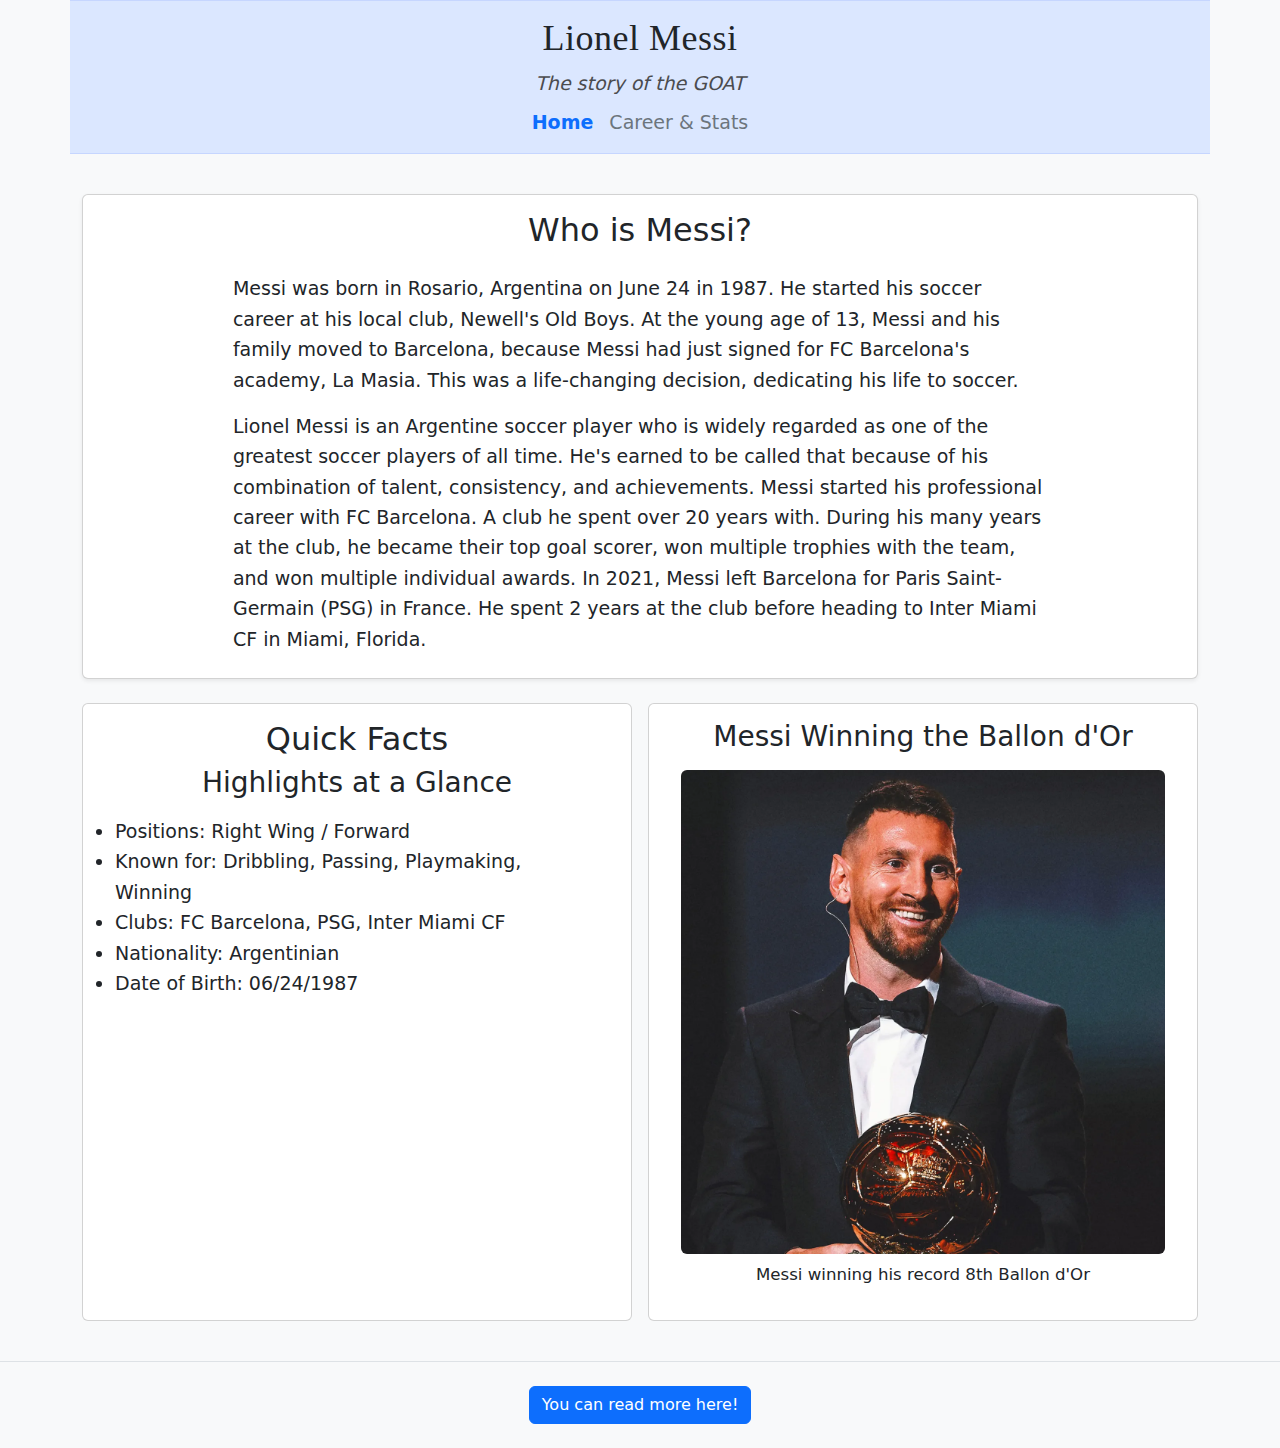
<file: index.html>
<!DOCTYPE html>

<!--Declare language-->
<html lang="en">
<head>
    <!--Ensure special characters render correctly-->
    <meta charset="utf-8">
    <!--Mobile scaling-->
    <meta name="viewport" content="width=device-width, initial-scale=1">
    <title>Lionel Andrés "Leo" Messi - Home</title>

    <!--Bootstrap CDN-->
    <link href="https://cdn.jsdelivr.net/npm/bootstrap@5.3.3/dist/css/bootstrap.min.css" 
    rel="stylesheet" 
    integrity="sha384-QWTKZyjpPEjISv5WaRU9OFeRpok6YctnYmDr5pNlyT2bRjXh0JMhjY6hW+ALEwIH" 
    crossorigin="anonymous">

    <!--Link to external stylesheet-->
    <link rel="stylesheet" href="css/style.css">
</head>

<body class="bg-light text-dark"> <!--Bootstrap background/text-->
    <!--Skip link for keyboard users-->
    <a class="skip-link" href="#main">Skip to main content</a>

    <!--Header announces the page topic and small intro-->
    <!--Bootstrap container centers content and adds responsive padding-->
    <header id="site-header" class="band container text-center py-3">
        <h1 class="title">Lionel Messi</h1>
        <p class="subtitle">The story of the GOAT</p>

        <!--Bootstrap nav utilities-->
        <nav class="d-flex justify-content-center gap-3 mt-2"
            aria-label="Primary" role="navigation">
            <a href="index.html" aria-current="page"
            class="text-decoration-none fw-bold text-primary">Home</a>
            <a href="page2.html"
            class="text-decoration-none text-secondary">Career &amp; Stats</a>
        </nav>
    </header>

    <!--Main landmark, id connects to skip link-->
    <!--Bootstrap's "container" keeps content centered and responsive-->
    <main id="main" class="container my-4">
        <!--Section groups overview content. aria-labelledby points to the h2 below-->
        <section aria-labelledby="overview-heading" class="card p-3 shadow-sm mb-4">
            <h2 id="overview-heading" class="text-center mb-3">Who is Messi?</h2>
            <p>
                Messi was born in Rosario, Argentina on June 24 in 1987. He started his soccer career at his local club, Newell's Old Boys.
                At the young age of 13, Messi and his family moved to Barcelona, because Messi had just signed for FC Barcelona's academy, 
                La Masia. This was a life-changing decision, dedicating his life to soccer.
            </p>
            <p>
                Lionel Messi is an Argentine soccer player who is widely regarded as one of the greatest soccer players of all time. 
                He's earned to be called that because of his combination of talent, consistency, and achievements. Messi started his 
                professional career with FC Barcelona. A club he spent over 20 years with. During his many years at the club, he became
                their top goal scorer, won multiple trophies with the team, and won multiple individual awards. In 2021, Messi left
                Barcelona for Paris Saint-Germain (PSG) in France. He spent 2 years at the club before heading to Inter Miami CF in Miami, 
                Florida.
            </p>
        </section>
        
        <!--Bootstrap grid for two columns-->
        <div class="row g-3"><!--g-3 adds gap-->
            <div class="col-md-6">
                <section class="card p-3 h-100">
                    <h2 class="text-center">Quick Facts</h2>
                    <h3 class="text-center">Highlights at a Glance</h3>
                    <ul>
                        <li>Positions: Right Wing / Forward</li>
                        <li>Known for: Dribbling, Passing, Playmaking, Winning</li>
                        <li>Clubs: FC Barcelona, PSG, Inter Miami CF</li>
                        <li>Nationality: Argentinian</li>
                        <li>Date of Birth: 06/24/1987</li>
                    </ul>
                </section>
            </div>
       
            <div class="col-md-6">
                <section class="card p-3 h-100">
                    <h3 class="text-center">Messi Winning the Ballon d'Or</h3>
                    <figure class="text-center">
                        <img src="images/messi.jpg" 
                        alt="Lionel Messi holding the Ballon d'Or trophy during a ceremony in Paris" 
                        class="img-fluid rounded">
                        <figcaption class="text-center small mt-2">Messi winning his record 8th Ballon d'Or</figcaption>
                    </figure>
                </section>
            </div>
        </div>
    </main>

    <!--Footer includes required internal link to Page 2-->
    <footer class="text-center py-4 bg-light border-top" role="contentinfo">
        <a href="page2.html" class="btn btn-primary">
            You can read more here!
        </a> <!--Upgraded link to button-->
    </footer>
</body>
</html>
</file>
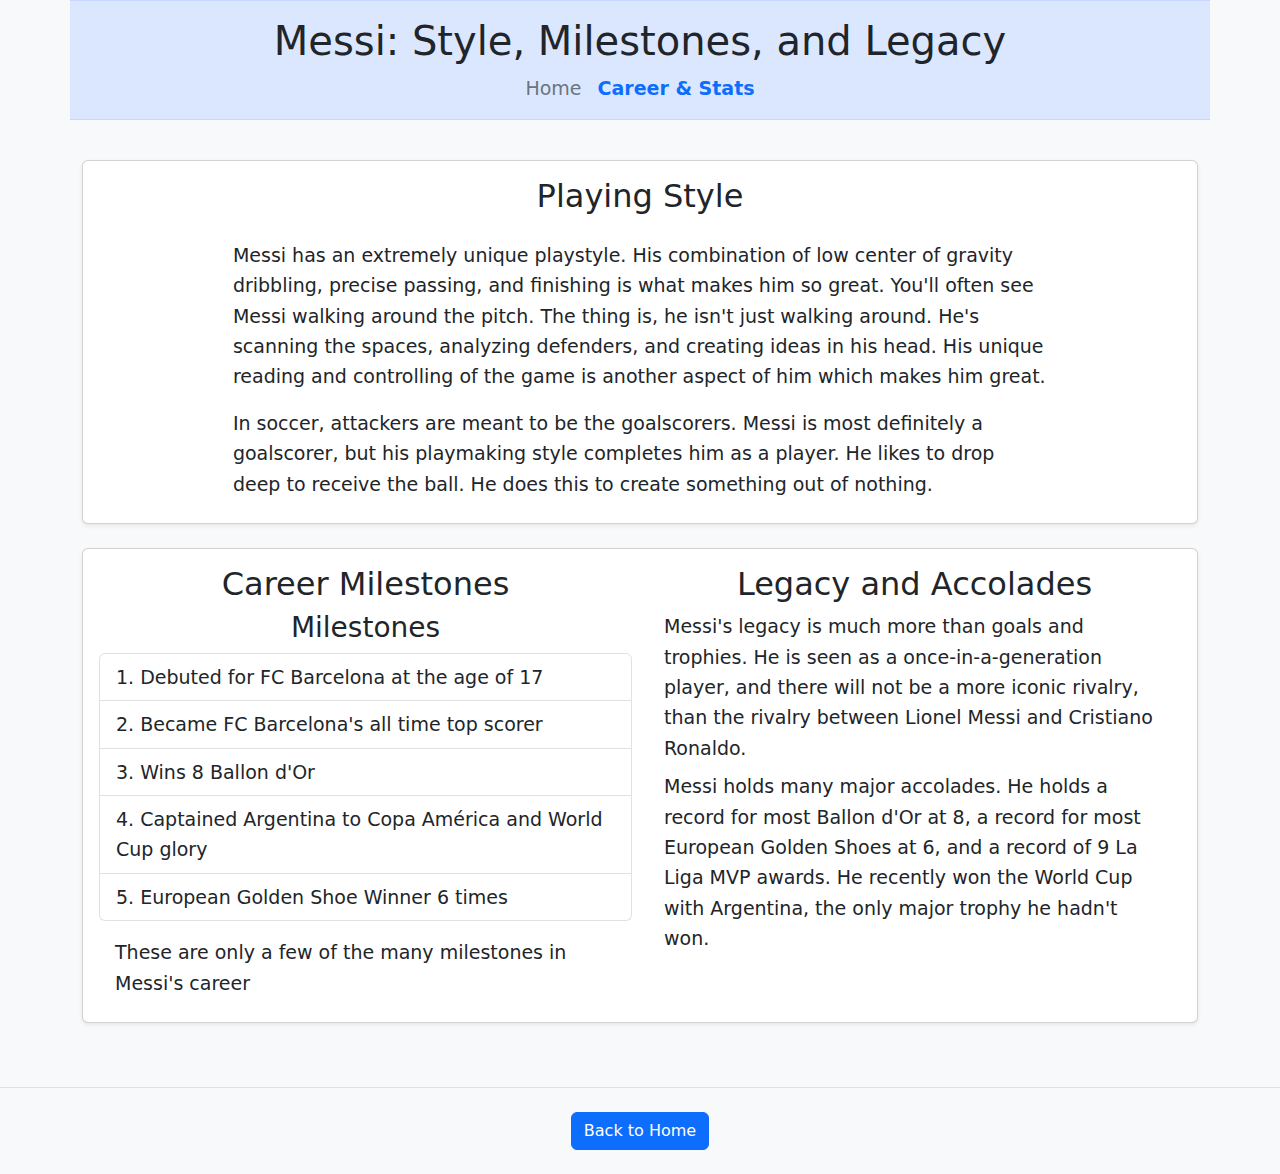
<file: page2.html>
<!DOCTYPE html>
<html lang="en">
<head>
    <meta charset="utf-8">
    <meta name="viewport" content="width=device-width, initial-scale=1">
    <title>Lionel Messi - Page 2</title>

    <!--Bootstrap CDN-->
    <link href="https://cdn.jsdelivr.net/npm/bootstrap@5.3.3/dist/css/bootstrap.min.css" 
    rel="stylesheet" 
    integrity="sha384-QWTKZyjpPEjISv5WaRU9OFeRpok6YctnYmDr5pNlyT2bRjXh0JMhjY6hW+ALEwIH" 
    crossorigin="anonymous">

    <!--Link to external stylesheet-->
    <link rel="stylesheet" href="css/style.css">
</head>

<body class="bg-light text-dark">
    <a class="skip-link" href="#main">Skip to main content</a>

    <!--Header with page title-->
    <header id="page2-header" class="band container text-center py-3" role="banner">
        <h1>Messi: Style, Milestones, and Legacy</h1>
        <nav class="d-flex justify-content-center gap-3 mt-2" aria-label="Primary" role="navigation">
            <a href="index.html" class="text-decoration-none text-secondary">Home</a>
            <a href="page2.html" aria-current="page" class="fw-bold text-primary text-decoration-none">Career &amp; Stats</a>
        </nav>
    </header>

    <main id="main" role="main" class="container my-4">

        <!--Playing style section-->
        <section aria-labelledby="style-heading" class="card p-3 shadow-sm mb-4">
            <h2 id="style-heading" class="text-center mb-3">Playing Style</h2>
            <p>
                Messi has an extremely unique playstyle. His combination of low center of gravity dribbling, precise passing, and finishing
                is what makes him so great. You'll often see Messi walking around the pitch. The thing is, he isn't just walking around. He's
                scanning the spaces, analyzing defenders, and creating ideas in his head. His unique reading and controlling of the game
                is another aspect of him which makes him great.
            </p>
            <p>
                In soccer, attackers are meant to be the goalscorers. Messi is most definitely a goalscorer, but his playmaking style completes
                him as a player. He likes to drop deep to receive the ball. He does this to create something out of nothing. 
            </p>
        </section>

            <!--Ordered list, Career-->
        <section aria-labelledby="career-legacy" class="card p-3 shadow-sm mb-4">
            <h2 id="career-legacy" class="visually-hidden">Career and Legacy</h2>

            <div class="row g-3">

                <!--Left Column-->
                <div class="col-md-6">
                    <h2 id="milestone-heading" class="text-center">Career Milestones</h2>
                    <h3 class="text-center">Milestones</h3>
                    <ol class="list-group list-group-numbered">
                        <li class="list-group-item">Debuted for FC Barcelona at the age of 17</li>
                        <li class="list-group-item">Became FC Barcelona's all time top scorer</li>
                        <li class="list-group-item">Wins 8 Ballon d'Or</li>
                        <li class="list-group-item">Captained Argentina to Copa América and World Cup glory</li>
                        <li class="list-group-item">European Golden Shoe Winner 6 times</li>
                    </ol>
                    <p class="mt-3">These are only a few of the many milestones in Messi's career</p>
                </div>

                <!--Right Column-->
                <div class="col-md-6">
                    <h2 id="legacy-heading" class="text-center">Legacy and Accolades</h2>
                    <p>
                    Messi's legacy is much more than goals and trophies. He is seen as a once-in-a-generation player, and there will not be a more
                    iconic rivalry, than the rivalry between Lionel Messi and Cristiano Ronaldo.
                    </p>
                    <p>
                        Messi holds many major accolades. He holds a record for most Ballon d'Or at 8, a record for most European Golden Shoes at 6, and
                        a record of 9 La Liga MVP awards. He recently won the World Cup with Argentina, the only major trophy he hadn't won.
                    </p>
                </div>
            </div>
        </section>
    </main>

    <!--Footer with internal link back to home-->
    <footer id="page2-footer" class="text-center py-4 bg-light border-top" role="contentinfo">
        <a href="index.html" class="btn btn-primary">Back to Home</a>
    </footer>
</body>
</html>
</file>
<file: css/style.css>
/* ===== Reset and base styles ===== */
* { box-sizing: border-box; }

html, body {
    margin: 0; padding: 0; /* Remove default spacing */
    font-family: system-ui, Arial, sans-serif;
    line-height: 1.6; /* Comfortable line height */
    background: #f7f9fc; /* Light background */
    color: #111; /* Black text for strong contrast */
}

/* Headings centered and consistent spacing */
h1, h2, h3 {
    margin: 0 0 0.5rem; /* Small bottom margin */
    text-align: center; /* Center headings */
}

/* Content elements, readable width and spacing */
p, ul, figure, figcaption {
    max-width: 70ch; /* Optimal line length for readability */
    margin: 0.5rem auto; /* Center in page with vertical rhythm */
    padding: 0 1rem; /* Side padding so text doesn't touch edges */
}

main{ padding: 1rem 0; } /* Breathing room around main content */

/* ===== Specific components ===== */
.band {
    background: #dbe7ff; /* Soft background */
    border-top: 1px solid #c6d6ff; /* Subtle separators */
    border-bottom: 1px solid #c6d6ff;
    padding: 1rem; /* Inner spacing */
}

#site-header, #site-footer, #page2-header, #page2-footer {
    text-align: center; /* Centering for header/footer */
}

/* Title/subtitle styling  */
.title {
    font-family: 'Georgia', serif; /* Contrast to Bootstrap sans-serif */
    font-size: 2.25rem; /* Slightly larger than h1 */
    letter-spacing: 0.5px; /* Spacing */
}

.subtitle {
    color: #3b3b3b; /* Softer tone under main title */
    font-style: italic; /* Font-style */
    opacity: 0.9;
}

/* ===== Image handling ===== */
img {
    max-width: 100%; /* Prevent image overflow on smaller screens */
    height: auto; /* Maintain ratio */
    display: block; /* Remove baseline gap and better layout stability */
}

/* ===== Keyboard accessibility ===== */
:focus-visible {
    outline: 3px solid #f59e0b; /* High-contrast focus ring for keyboard users */
    outline-offset: 2px; /* Space between element and outline for clarity */
}

/* Skip link hidden by default, visible when focused. Keyboard users press tab */
.skip-link {
    position: absolute; left: -999px; top: 0; /* In the page but hidden */
    background: #1d4ed8; color: #fff; /* High contrasting colors */
    padding: .5rem .75rem; border-radius: .5rem; /* Size and shape */
}
.skip-link:focus-visible { /* Slide into view when tabbed */
    left: .5rem; 
    top: .5rem; 
    z-index: 1000;
}
/* ===== Media Queries ===== */

/* Phones and small screens, 600px and below */
@media (max-width: 600px) {
    body { font-size: 16px; } /* Make sure base text is readable on phones */
}

/* Tablets and up */
@media (min-width:768px) {
    body { font-size: 18px; } /* Slightly larger type on bigger screens */
}

/* Desktops and up */
@media (min-width:1024px) {
    body { font-size: 19px; } /* Reading size for desktop */
}
</file>
